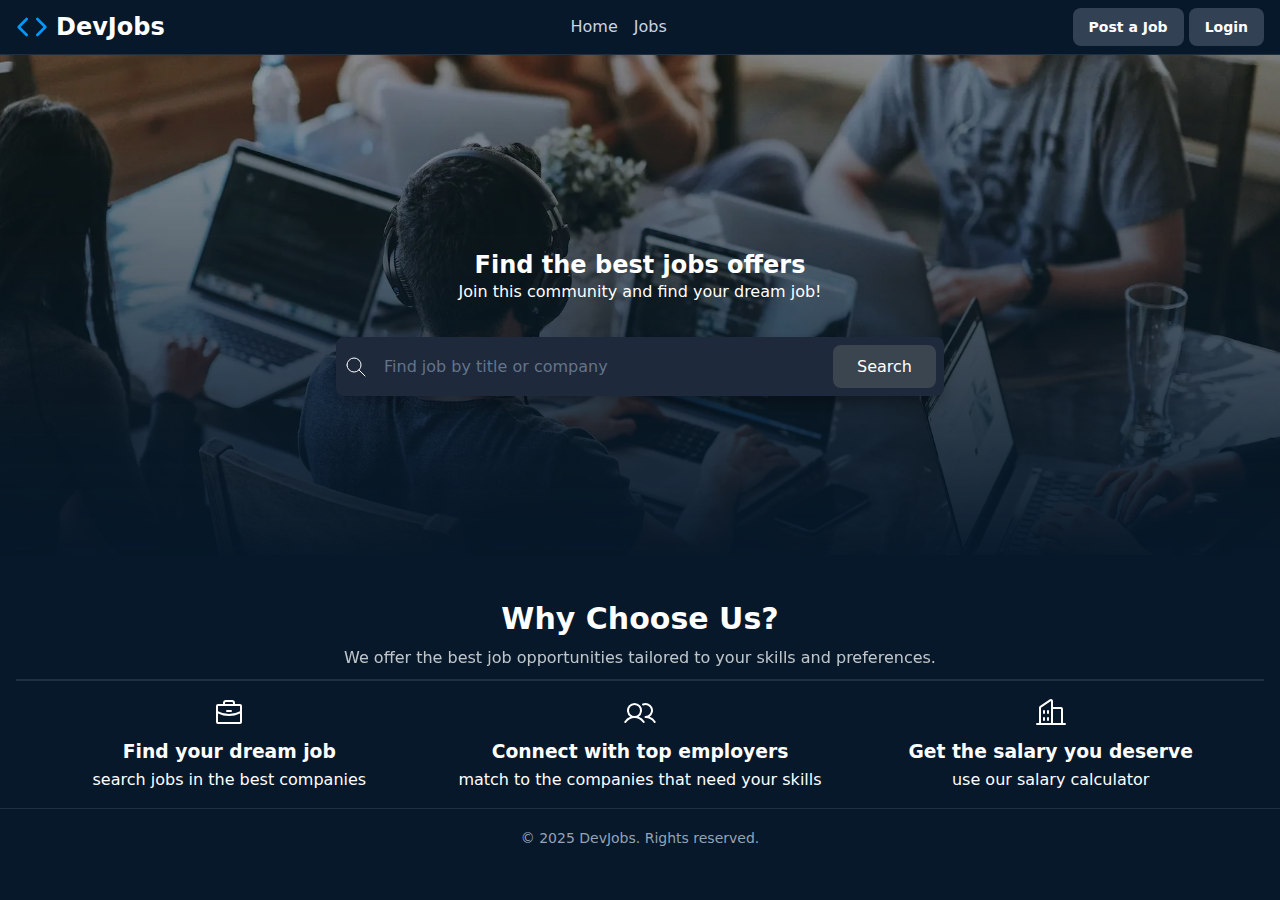
<file: index.html>
<!DOCTYPE html>
<html lang="en">

<head>
  <title>DevJobs - Home</title>
  <meta charset="UTF-8" />
  <meta name="description" content="Find the best jobs offers">
  <link rel="stylesheet" href="./styles.css" />
</head>

<body>
  <header>
    <h1>
      <svg fill="none" stroke="currentColor" stroke-linecap="round" stroke-linejoin="round" stroke-width="2"
        viewBox="0 0 24 24" xmlns="http://www.w3.org/2000/svg">
        <polyline points="16 18 22 12 16 6"></polyline>
        <polyline points="8 6 2 12 8 18"></polyline>
      </svg>
      DevJobs
    </h1>

    <nav>
      <a href="#">Home</a>
      <a href="#">Jobs</a>
    </nav>

    <div>
      <a href="">Post a Job</a>
      <a href="">Login</a>
    </div>
  </header>

  <main>
    <section>
      <img src="./background.webp" width="200" alt="background image">

      <h1>Find the best jobs offers</h1>

      <p>Join this community and find your dream job!</p>

      <form role="search" action="">
        <div>
          <svg xmlns="http://www.w3.org/2000/svg" width="24" height="24" viewBox="0 0 24 24" fill="none"
            stroke="currentColor" stroke-width="1" stroke-linecap="round" stroke-linejoin="round"
            class="icon icon-tabler icons-tabler-outline icon-tabler-search">
            <path stroke="none" d="M0 0h24v24H0z" fill="none" />
            <path d="M10 10m-7 0a7 7 0 1 0 14 0a7 7 0 1 0 -14 0" />
            <path d="M21 21l-6 -6" />
          </svg>

          <input id="search" required type="text" placeholder="Find job by title or company">

          <button type="submit">Search</button>
        </div>
      </form>
    </section>

    <section>
      <header>
        <h2>Why Choose Us?</h2>
        <p>We offer the best job opportunities tailored to your skills and preferences.</p>
      </header>

      <footer>
        <article>
          <svg fill="currentColor" height="32" viewBox="0 0 256 256" width="32" xmlns="http://www.w3.org/2000/svg"
            aria-hidden="true">
            <path
              d="M216,56H176V48a24,24,0,0,0-24-24H104A24,24,0,0,0,80,48v8H40A16,16,0,0,0,24,72V200a16,16,0,0,0,16,16H216a16,16,0,0,0,16-16V72A16,16,0,0,0,216,56ZM96,48a8,8,0,0,1,8-8h48a8,8,0,0,1,8,8v8H96ZM216,72v41.61A184,184,0,0,1,128,136a184.07,184.07,0,0,1-88-22.38V72Zm0,128H40V131.64A200.19,200.19,0,0,0,128,152a200.25,200.25,0,0,0,88-20.37V200ZM104,112a8,8,0,0,1,8-8h32a8,8,0,0,1,0,16H112A8,8,0,0,1,104,112Z">
            </path>
          </svg>
          <h3>Find your dream job</h3>
          <p>search jobs in the best companies</p>
        </article>

        <article>
          <svg fill="currentColor" height="32" viewBox="0 0 256 256" width="32" xmlns="http://www.w3.org/2000/svg"
            aria-hidden="true">
            <path
              d="M117.25,157.92a60,60,0,1,0-66.5,0A95.83,95.83,0,0,0,3.53,195.63a8,8,0,1,0,13.4,8.74,80,80,0,0,1,134.14,0,8,8,0,0,0,13.4-8.74A95.83,95.83,0,0,0,117.25,157.92ZM40,108a44,44,0,1,1,44,44A44.05,44.05,0,0,1,40,108Zm210.14,98.7a8,8,0,0,1-11.07-2.33A79.83,79.83,0,0,0,172,168a8,8,0,0,1,0-16,44,44,0,1,0-16.34-84.87,8,8,0,1,1-5.94-14.85,60,60,0,0,1,55.53,105.64,95.83,95.83,0,0,1,47.22,37.71A8,8,0,0,1,250.14,206.7Z">
            </path>
          </svg>
          <h3>Connect with top employers</h3>
          <p>match to the companies that need your skills</p>
        </article>

        <article>
          <svg fill="currentColor" height="32" viewBox="0 0 256 256" width="32" xmlns="http://www.w3.org/2000/svg"
            aria-hidden="true">
            <path
              d="M240,208H224V96a16,16,0,0,0-16-16H144V32a16,16,0,0,0-24.88-13.32L39.12,72A16,16,0,0,0,32,85.34V208H16a8,8,0,0,0,0,16H240a8,8,0,0,0,0-16ZM208,96V208H144V96ZM48,85.34,128,32V208H48ZM112,112v16a8,8,0,0,1-16,0V112a8,8,0,1,1,16,0Zm-32,0v16a8,8,0,0,1-16,0V112a8,8,0,1,1,16,0Zm0,56v16a8,8,0,0,1-16,0V168a8,8,0,0,1,16,0Zm32,0v16a8,8,0,0,1-16,0V168a8,8,0,0,1,16,0Z">
            </path>
          </svg>
          <h3>Get the salary you deserve</h3>
          <p>use our salary calculator</p>
        </article>
      </footer>

    </section>
  </main>

  <footer>
    <small>&copy; 2025 DevJobs. Rights reserved.</small>
  </footer>

</body>

</html>
</file>
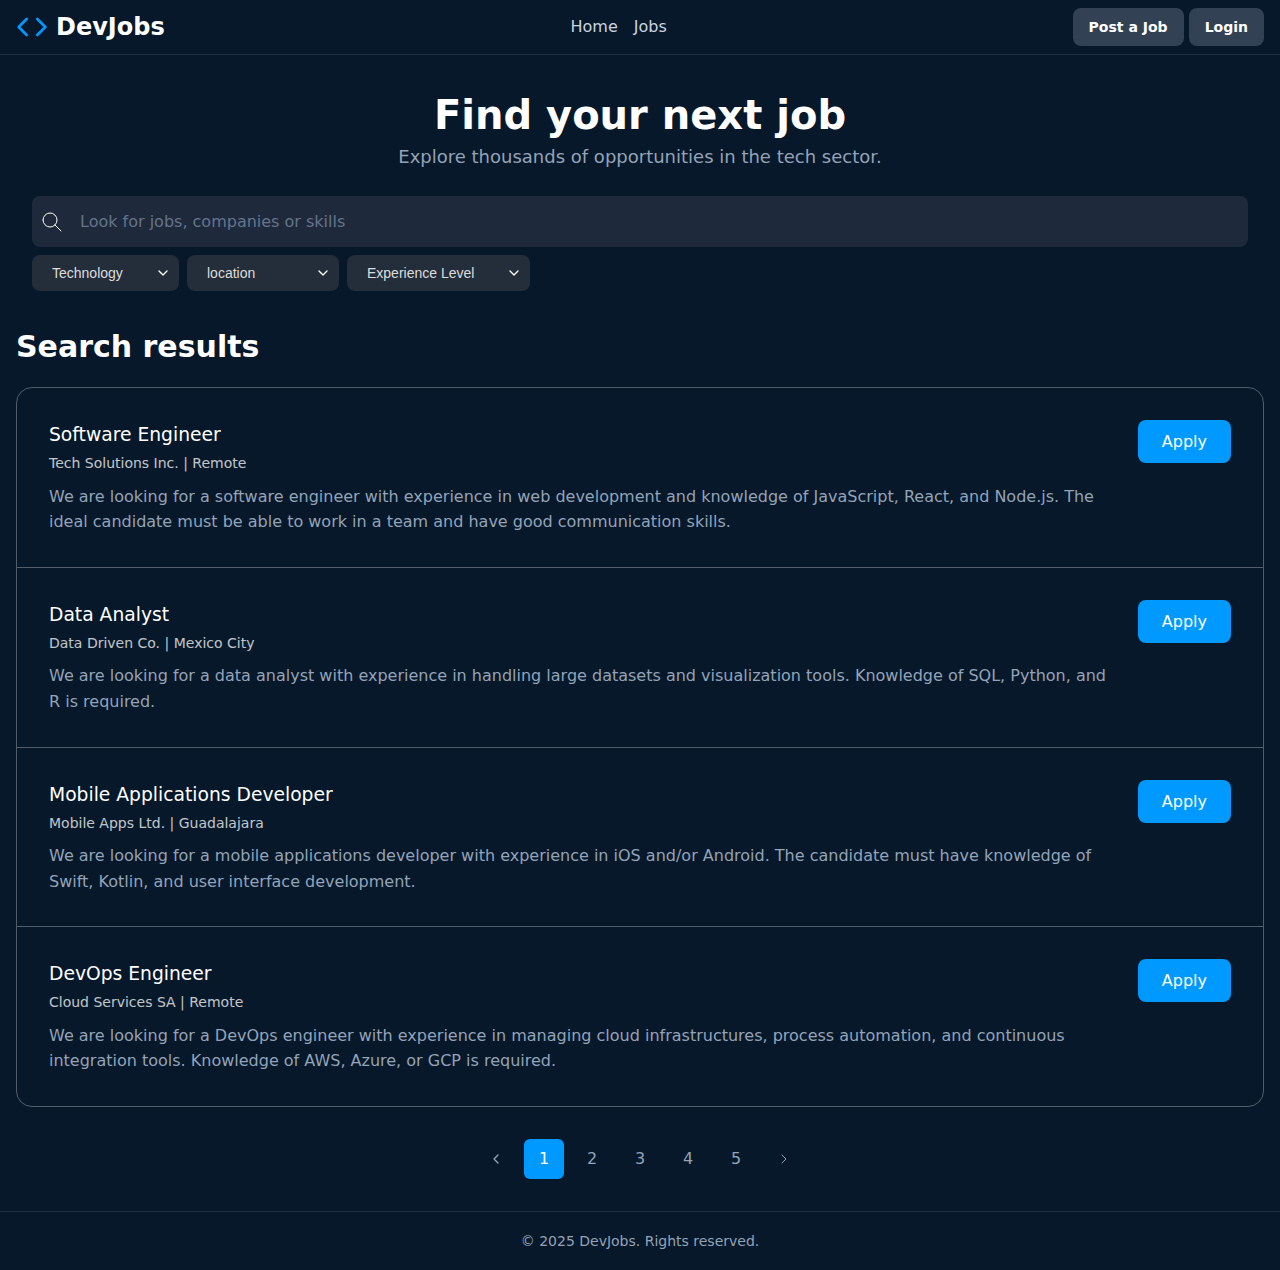
<file: jobs.html>
<!DOCTYPE html>
<html lang="en">

<head>
  <title>DevJobs - Jobs</title>
  <meta charset="UTF-8" />
  <meta name="description" content="Jobs offers list with filters">
  <link rel="stylesheet" href="./styles.css" />
  <script type="module" src="./script.js"></script>
  <!-- async not recommended because it loads js and executes it when it's ready, can be before or after html parsing -->
</head>

<body>
  <header>
    <h1>
      <svg fill="none" stroke="currentColor" stroke-linecap="round" stroke-linejoin="round" stroke-width="2"
        viewBox="0 0 24 24" xmlns="http://www.w3.org/2000/svg">
        <polyline points="16 18 22 12 16 6"></polyline>
        <polyline points="8 6 2 12 8 18"></polyline>
      </svg>
      DevJobs
    </h1>

    <nav>
      <a href="#">Home</a>
      <a href="#">Jobs</a>
    </nav>

    <div>
      <a href="">Post a Job</a>
      <a href="">Login</a>
    </div>
  </header>

  <main>
    <section class="jobs-search">
      <h1>Find your next job</h1>
      <p>Explore thousands of opportunities in the tech sector.</p>

      <form role="search">
        <div class="search-bar">
          <svg xmlns="http://www.w3.org/2000/svg" width="24" height="24" viewBox="0 0 24 24" fill="none"
            stroke="currentColor" stroke-width="1" stroke-linecap="round" stroke-linejoin="round"
            class="icon icon-tabler icons-tabler-outline icon-tabler-search">
            <path stroke="none" d="M0 0h24v24H0z" fill="none" />
            <path d="M10 10m-7 0a7 7 0 1 0 14 0a7 7 0 1 0 -14 0" />
            <path d="M21 21l-6 -6" />
          </svg>

          <input id="job-search-input" name="search" required type="text"
            placeholder="Look for jobs, companies or skills">
          <!-- name in formularies makes appear the word searched in the URL (default behaviour) -->
        </div>


        <div class="search-filters">
          <select name="technology" id="filter-technology">
            <optgroup>
              <option value="">Technology</option>
              <option value="javascript">JavaScript</option>
              <option value="python">Python</option>
              <option value="java">Java</option>
              <option value="react">React</option>
              <option value="nodejs">Node.js</option>
            </optgroup>
          </select>

          <select name="location" id="filter-location">
            <optgroup>
              <option value="">location</option>
              <option value="remote">Remote</option>
              <option value="cdmx">Mexico City</option>
              <option value="guadalajara">Guadalajara</option>
              <option value="monterrey">Monterrey</option>
              <option value="barcelona">Barcelona</option>

            </optgroup>

          </select>

          <select name="experience-level" id="filter-experience-level">
            <optgroup>
              <option value="">Experience Level</option>
              <option value="junior">Junior</option>
              <option value="mid">Mid-level</option>
              <option value="senior">Senior</option>
              <option value="lead">Lead</option>
            </optgroup>
          </select>
        </div>
      </form>
    </section>


    <section>
      <h2>Search results</h2>

      <div class="jobs-listings">
        <article class="job-listing-card" data-mode="remote">
          <div>
            <h3>Software Engineer</h3>
            <small>Tech Solutions Inc. | Remote</small>
            <p>We are looking for a software engineer with experience in web development and knowledge of JavaScript,
              React,
              and
              Node.js. The ideal candidate must be able to work in a team and have good communication skills.</p>
          </div>
          <button class="button-apply-job" id="apply-job-button">Apply</button>
        </article>


        <article class="job-listing-card" data-mode="cdmx">
          <div>
            <h3>Data Analyst</h3>
            <small>Data Driven Co. | Mexico City</small>
            <p>We are looking for a data analyst with experience in handling large datasets and visualization tools.
              Knowledge of SQL, Python, and R is required.</p>
          </div>
          <button class="button-apply-job">Apply</button>
        </article>

        <article class="job-listing-card" data-mode="guadalajara">
          <div>
            <h3>Mobile Applications Developer</h3>
            <small>Mobile Apps Ltd. | Guadalajara</small>
            <p>We are looking for a mobile applications developer with experience in iOS and/or Android. The candidate
              must have knowledge of Swift, Kotlin, and user interface development.</p>
          </div>
          <button class="button-apply-job">Apply</button>
        </article>

        <article class="job-listing-card" data-mode="remote">
          <div>
            <h3>DevOps Engineer</h3>
            <small>Cloud Services SA | Remote</small>
            <p>We are looking for a DevOps engineer with experience in managing cloud infrastructures, process
              automation, and continuous integration tools. Knowledge of AWS, Azure, or GCP is required.</p>
          </div>
          <button class="button-apply-job">Apply</button>
        </article>
      </div>


      <nav class="pagination">
        <a href="#"><svg width="16" height="16" viewBox="0 0 24 24" fill="none" stroke="currentColor" stroke-width="2"
            stroke-linecap="round" stroke-linejoin="round">
            <path stroke="none" d="M0 0h24v24H0z" fill="none" />
            <path d="M15 6l-6 6l6 6" />
          </svg></a>
        <a class="is-active" href="#">1</a>
        <a href="#">2</a>
        <a href="#">3</a>
        <a href="#">4</a>
        <a href="#">5</a>
        <a href="#"><svg width="16" height="16" viewBox="0 0 24 24" fill="none" stroke="currentColor" stroke-width="1.5"
            stroke-linecap="round" stroke-linejoin="round"
            class="icon icon-tabler icons-tabler-outline icon-tabler-chevron-right">
            <path stroke="none" d="M0 0h24v24H0z" fill="none" />
            <path d="M9 6l6 6l-6 6" />
          </svg></a>
      </nav><a href="mailto:"></a>
    </section>
  </main>

  <footer>
    <small>&copy; 2025 DevJobs. Rights reserved.</small>
  </footer>

</body>

</html>
</file>
<file: styles.css>
* {
  margin: 0;
  padding: 0;
  box-sizing: border-box;
}

:root {
  --primary: #3b4550;
  --primary-dark: #0a3d66;
  --primary-hover: #0d5ba8;
  --primary-light: #09f;
  --background: #06182a;
  --text-primary: #ffffff;
  --text-secondary: #cbd5e1;
  --text-muted: #94a3b8;
  --border: rgba(255, 255, 255, 0.1);
  --card-bg: #1e293b;
  --shadow: rgba(0, 0, 0, 0.3);
  --input-bg: #1e293b;
  --hsla-example: hsla(210, 100%, 56%, 1);
}

@font-face {
  font-family: "Inter Variable";
  font-style: normal;
  font-display: swap;
  font-weight: 100 900;
  src: url(https://cdn.jsdelivr.net/fontsource/fonts/inter:vf@latest/latin-wght-normal.woff2)
    format("woff2-variations");
  unicode-range: U+0000-00FF, U+0131, U+0152-0153, U+02BB-02BC, U+02C6, U+02DA,
    U+02DC, U+0304, U+0308, U+0329, U+2000-206F, U+20AC, U+2122, U+2191, U+2193,
    U+2212, U+2215, U+FEFF, U+FFFD;
}

body {
  font-family: system-ui;
  background-color: var(--background);
  color: var(--text-primary);
  min-height: 100vh;
  display: flex;
  flex-direction: column;
  line-height: 1.6;
}

/* Main Titles */
h1 {
  font-size: 1.5rem;
  line-height: 1.2;
  text-wrap: balance;
  display: flex;
  align-items: center;
  gap: 0.5rem;

  svg {
    width: 2rem;
    height: 2rem;
    color: var(--primary-light);
  }
}

h1 + p {
  text-wrap: balance;
  margin-bottom: 2rem;
}

/* Header */
header {
  border-bottom: 1px solid var(--border);
  background: var(--background);
  padding: 0.5rem 1rem;
  display: flex;
  align-items: center;
  justify-content: space-between;
  gap: 2rem;

  h2 {
    font-size: 1.25rem;
    font-weight: 700;
    color: var(--text-primary);
  }
}

/* Navigation from the header to other pages */
nav {
  align-items: center;
  gap: 1rem;
  display: flex;

  a {
    text-decoration: none;
    color: var(--text-secondary);
    transition: color 0.2s;
    font-weight: 500;

    &:hover,
    &:focus {
      color: var(--primary);
      outline: none;
    }
  }
}

/* Header Buttons */
header div a {
  padding: 0.5rem 1rem;
  border-radius: 0.5rem;
  background-color: #334155;
  color: var(--text-primary);
  display: inline-block;
  font-size: 0.875rem;
  font-weight: 700;
  text-decoration: none;
  /* TODO */
}

/* Hero */
main > section:nth-child(1) {
  height: 500px;
  text-align: center;
  display: flex;
  flex-direction: column;
  justify-content: center;
  align-items: center;

  h1 {
    padding-top: 36px;
  }

  & > img {
    position: absolute;
    width: 100%;
    height: 100%;
    object-fit: cover;
    z-index: -1;
    left: 0;
    right: 0;
    mask-image: linear-gradient(
      to bottom,
      rgba(16, 25, 34, 1) 5%,
      rgba(16, 25, 34, 0) 80%
    );
  }
}

/* Search Form  */
form {
  max-width: 42rem;
  width: 100%;
  margin: 0 auto;
  padding-inline: clamp(1rem, 2.5vw, 2rem); /* More responsive padding */

  /* Add responsive breakpoints */
  @media (max-width: 768px) {
    max-width: 100%;
    padding-inline: 0.75rem;
  }

  /* Adjust based on form's own width, not viewport */
  @container (max-width: 600px) {
    padding-inline: 0.5rem;
  }

  /* Add spacing between form elements */
  & > * + * {
    margin-top: 1rem;
  }
}

form > div {
  display: flex;
  align-items: center;
  background-color: var(--input-bg);
  border-radius: 0.5rem;
  box-shadow: 0 10px 15px -3px var(--shadow);
  padding: 0.5rem;
  gap: 0.5rem;
}

form span {
  padding-left: 0.75rem;
  color: var(--text-muted);
  display: flex;
  align-items: center;
  flex-shrink: 0;
}

form input[type="text"] {
  flex: 1;
  background: transparent;
  border: none;
  outline: none;
  color: var(--text-primary);
  padding: 0.75rem 0.5rem;
  font-size: 1rem;
  font-family: inherit;
}

form input[type="text"]::placeholder {
  color: #64748b;
}

button {
  padding: 0.75rem 1.5rem;
  border-radius: 0.5rem;
  background-color: var(--primary);
  color: white;
  font-weight: 400;
  border: none;
  cursor: pointer;
  transition: all 0.2s;
  font-family: inherit;
  font-size: 1rem;
  white-space: nowrap;

  &:hover, /* pseudo-class that means the mouse is over */
  &:focus {
    /* pseudo-class that means the element is focused */
    background-color: var(--primary-hover);
    outline: 2px solid white;
    outline-offset: 2px;
  }

  &:active {
    transform: scale(0.9);
  }

  &:disabled {
    opacity: 0.5;
    pointer-events: none;
  }
}

/* Features Section */
main > section:nth-child(2) {
  padding-inline: 1rem;
  background-color: var(--background);
  padding-top: 2rem;

  & > header {
    gap: 2px;
    flex-direction: column;

    h2 {
      margin-bottom: 0;
    }

    p {
      opacity: 0.75;
    }
  }

  & > div {
    max-width: 1280px;
    margin: 0 auto;
  }
}

main > section:nth-child(2) h2 {
  font-size: 1.875rem;
  font-weight: 700;
  color: var(--text-primary);
  margin-bottom: 1rem;
}

main > section:nth-child(2) > div > div:first-child > p {
  font-size: 1.125rem;
  color: var(--text-muted);
  max-width: 42rem;
  margin: 0 auto;
}

/* Feature grid */
main > section:nth-child(2) footer {
  display: grid;
  grid-template-columns: repeat(auto-fit, minmax(280px, 1fr));
  gap: 16px;
}

/* Cards Feature */
.job-listing-card {
  background-color: var(--card-bg);
  padding: 2rem;
  margin-bottom: 16px;
  border-radius: 0.5rem;
  box-shadow: 0px 1px 3px 0px rgba(0, 0, 0, 0.5);

  svg {
    color: var(--primary-light);
    background: rgba(0, 153, 255, 0.3);
    width: 64px;
    height: 64px;
    border-radius: 100%;
    padding: 16px;
  }

  &.is-hidden {
    display: none;
  }

  small {
    font-size: 0.875rem;
    opacity: 0.75;
  }

  p {
    color: var(--text-muted);
  }

  h3 {
    font-weight: 500;
  }
}

/* Footer */
footer {
  background-color: var(--background);
  border-top: 1px solid var(--border);
  text-align: center;
  padding: 16px;

  small {
    color: var(--text-muted);
    font-size: 0.875rem;
  }
}

/* Jobs Search */
.jobs-search {
  margin: 0;
  padding: 0;
  height: auto !important; /* avoid using !important */

  h1 {
    font-size: 2.5rem;
    margin-bottom: 0.25rem;
  }

  p {
    font-size: 1.125rem;
    color: var(--text-muted);
    margin-bottom: 1.5rem;
  }

  .search-bar {
    background: var(--input-bg);
    padding: 0.25rem 0.5rem;
  }

  .search-filters {
    display: flex;
    flex-wrap: wrap;
    margin-top: 0.5rem;
  }

  form {
    width: 100%;
    max-width: 1280px;
  }

  form div {
    background: none;
    box-shadow: none;
    padding: 0;
  }
}

.jobs-listings {
  border: 1px solid rgba(255, 255, 255, 0.3);
  border-radius: 1rem;

  article {
    background: none;
    box-shadow: none;
    border-radius: 0;
    border-bottom: 1px solid rgba(255, 255, 255, 0.3);
    margin: 0;

    display: flex;
    align-items: start;
    gap: 1rem;

    small {
      font-size: 0.875rem;
      opacity: 0.75;
    }

    p {
      margin-top: 0.5rem;
    }

    &:last-child {
      border-bottom: none;
    }
  }
}

.pagination {
  display: flex;
  justify-content: center;
  gap: 0.5rem;
  margin-block: 2rem;

  a {
    display: flex;
    align-items: center;
    justify-content: center;
    width: 2.5rem;
    height: 2.5rem;
    text-decoration: none;
    color: var(--text-muted);
    border-radius: 0.375rem;
    transition: all 0.3s;

    &:hover,
    &:focus {
      background-color: #fff;
    }

    &:active {
      transform: scale(0.9);
    }

    &.is-active {
      background-color: var(--primary-light);
      color: white;
      pointer-events: none;
    }
  }
}

.button-apply-job {
  background: #09f;

  &.is-applied {
    background: #4caf50;
    pointer-events: none;
  }
}

select {
  padding: 0.625rem 1.25rem;
  background-color: #242d3a;
  border: 0;
  border-radius: 0.5rem;
  font-size: 0.875rem;
  color: #ddd;
  cursor: pointer;
  transition: all 0.2s;
  appearance: none;
  background-image: url("data:image/svg+xml,%3Csvg xmlns='http://www.w3.org/2000/svg' width='16' height='16' viewBox='0 0 24 24' fill='none' stroke='white' stroke-width='2' stroke-linecap='round' stroke-linejoin='round'%3E%3Cpolyline points='6 9 12 15 18 9'/%3E%3C/svg%3E");
  background-repeat: no-repeat;
  background-position: right 0.5rem center;
  padding-right: 2.5rem;

  &:hover {
    background-color: var(--primary-hover);
    color: white;
  }

  &:focus {
    outline: 2px solid #1173d4;
    outline-offset: 2px;
  }
}
</file>
